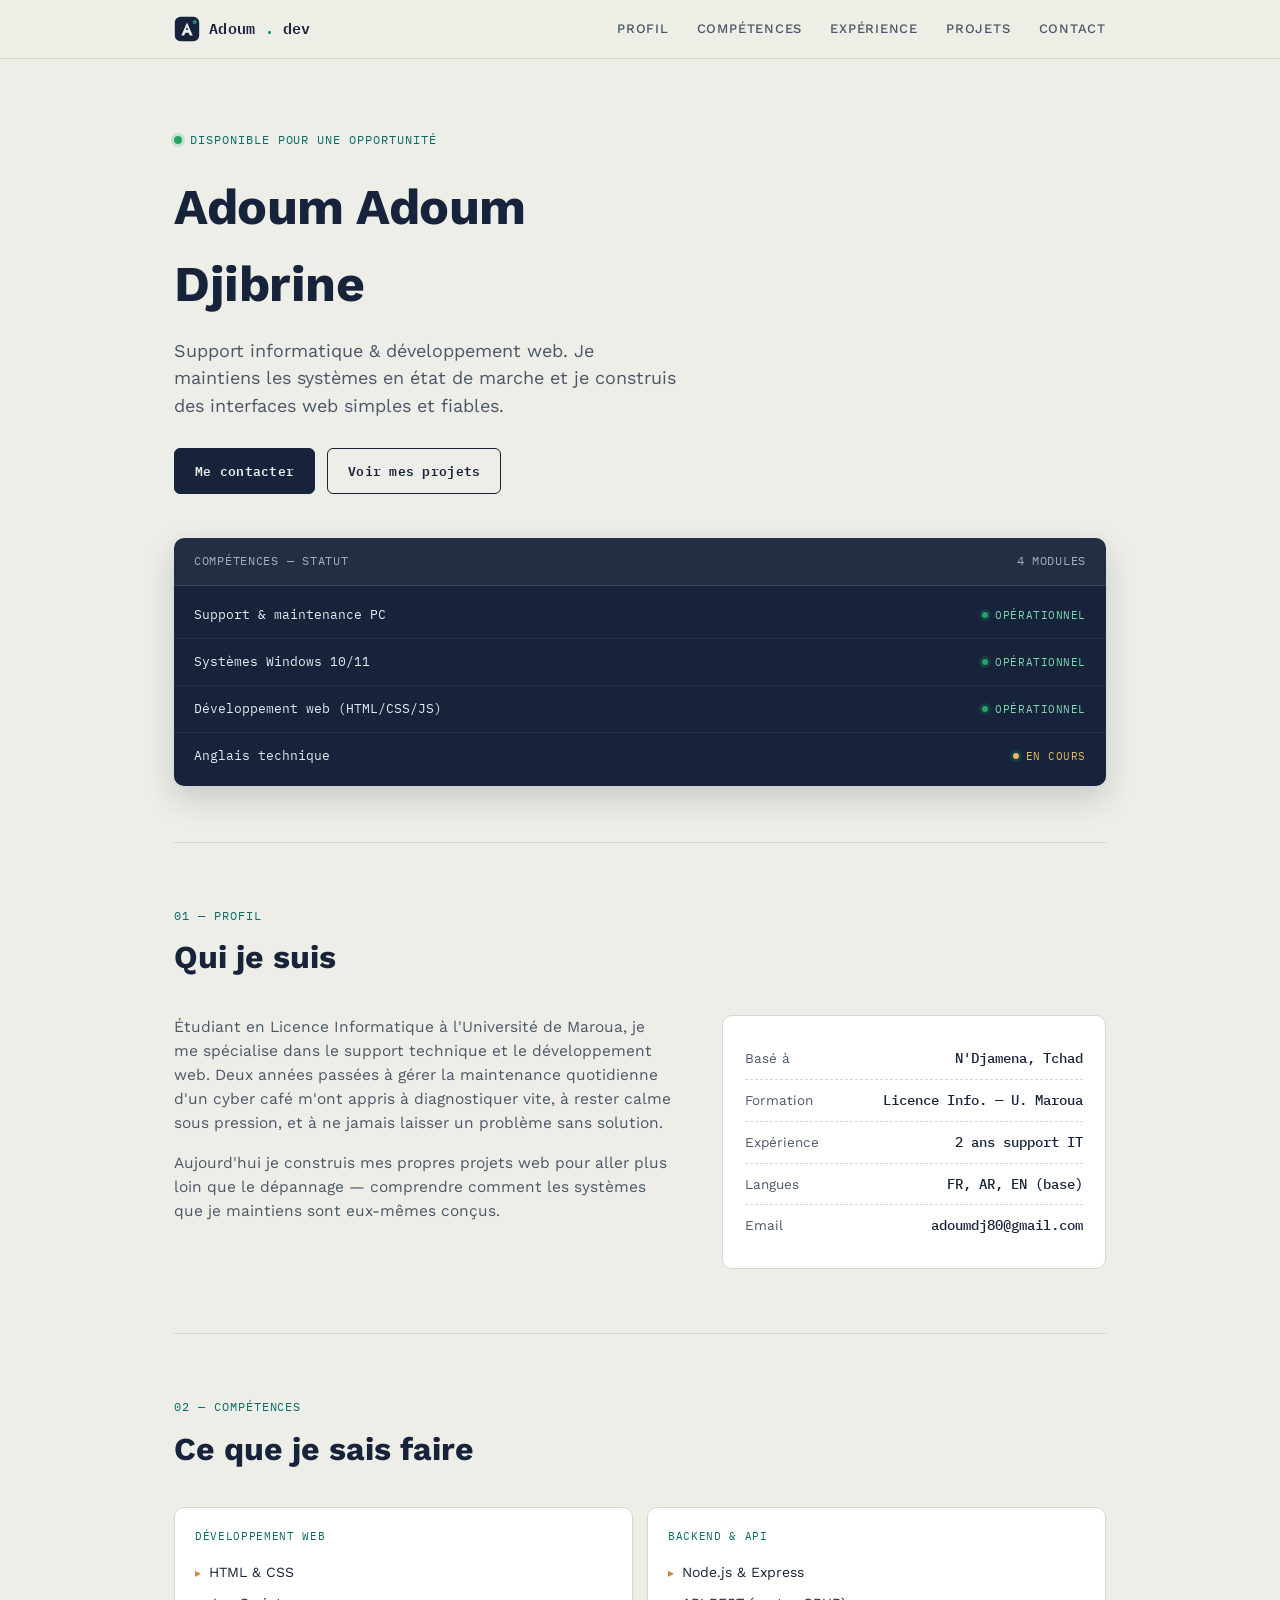
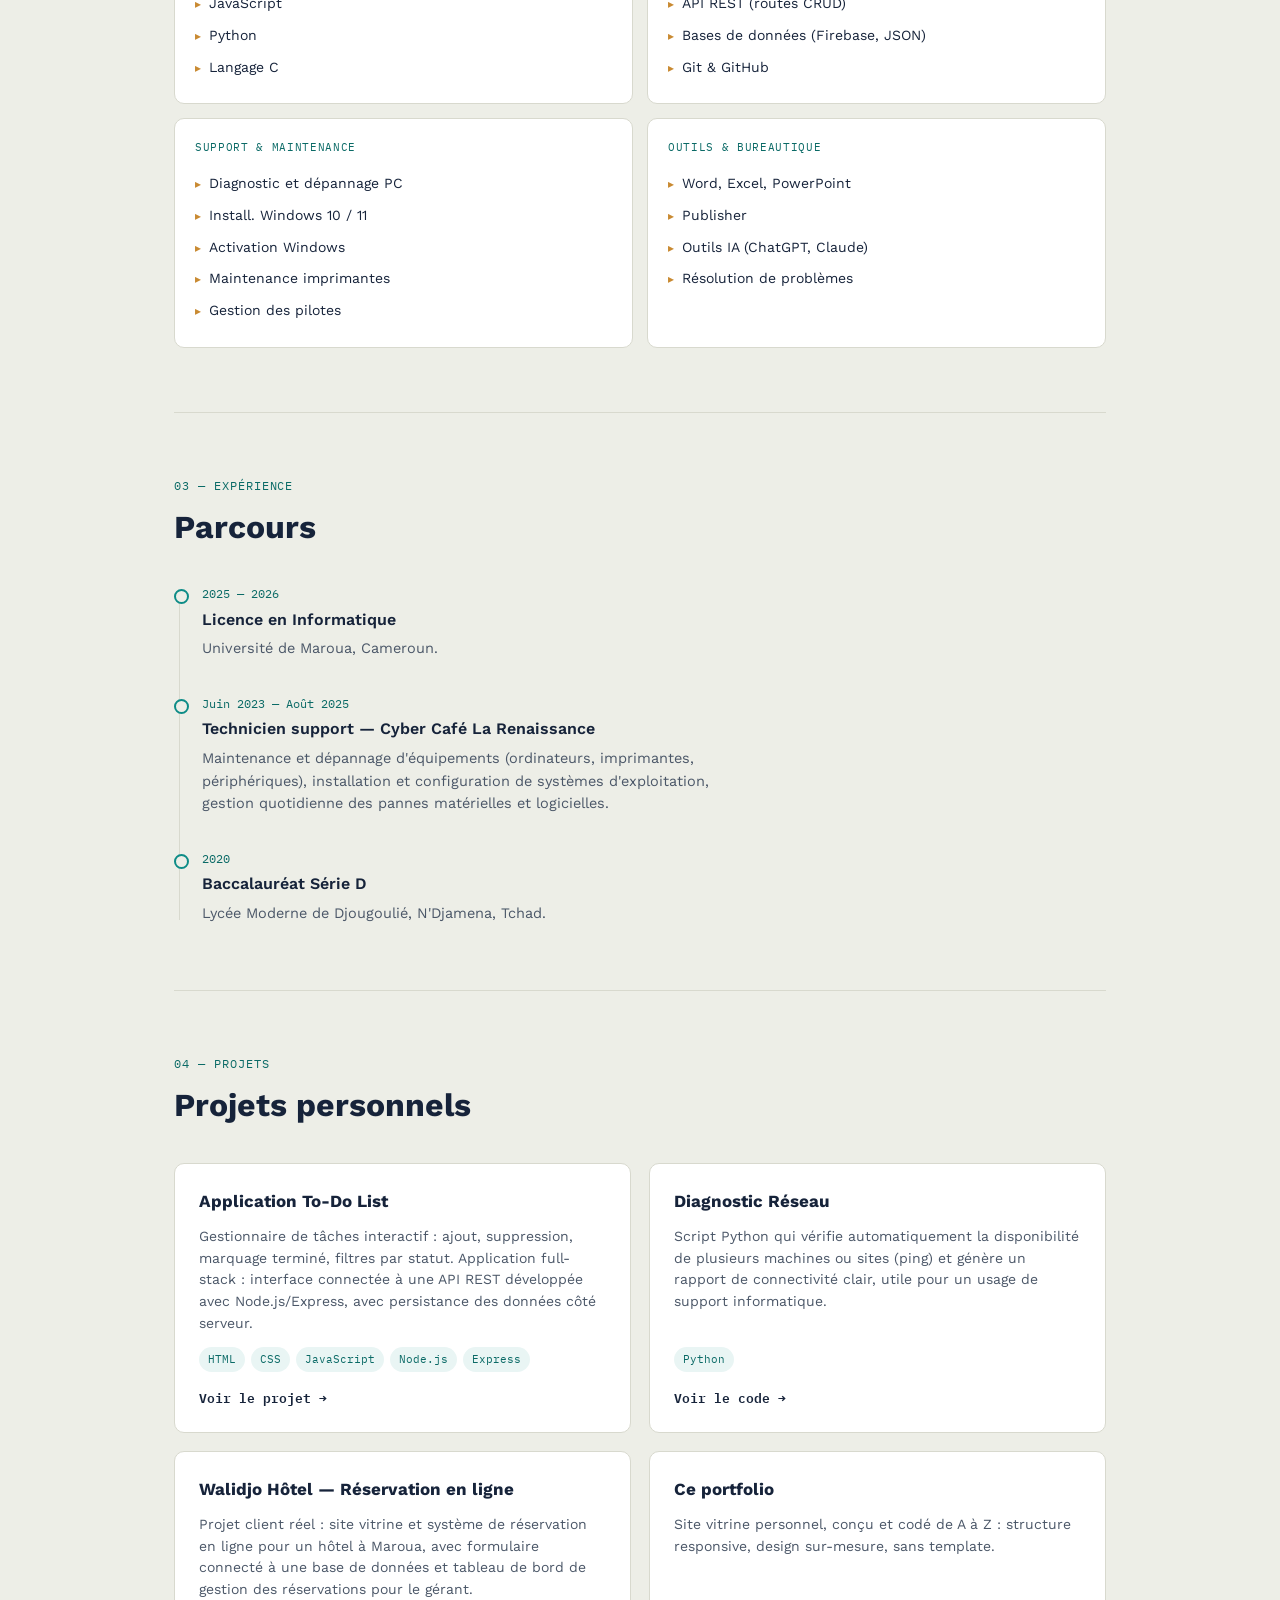
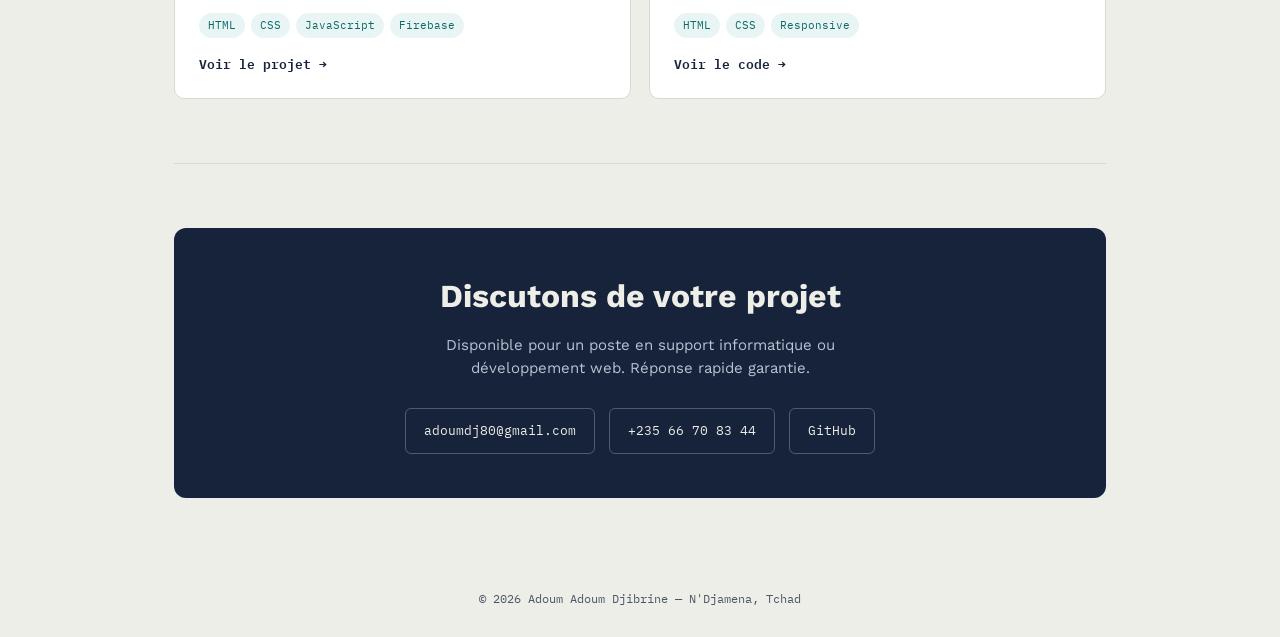
<file: index.html>
<!DOCTYPE html>
<html lang="fr">
<head>
<meta charset="UTF-8">
<meta name="viewport" content="width=device-width, initial-scale=1.0">
<title>Adoum Adoum Djibrine — Support & Développement Web</title>
<style>
  @import url('https://fonts.googleapis.com/css2?family=IBM+Plex+Mono:wght@400;500;600&family=Work+Sans:wght@400;500;600;700&display=swap');

  :root {
    --bg: #EDEEE7;
    --bg-panel: #FFFFFF;
    --ink: #16233A;
    --ink-soft: #4B5768;
    --line: #D8D9CE;
    --teal: #0E8C87;
    --teal-dark: #0A6A66;
    --ochre: #C98A32;
    --status-dot: #23A566;
  }

  * { box-sizing: border-box; margin: 0; padding: 0; }

  html { scroll-behavior: smooth; }

  body {
    background: var(--bg);
    color: var(--ink);
    font-family: 'Work Sans', sans-serif;
    line-height: 1.55;
  }

  .mono {
    font-family: 'IBM Plex Mono', monospace;
  }

  a { color: inherit; text-decoration: none; }

  .wrap {
    max-width: 980px;
    margin: 0 auto;
    padding: 0 24px;
  }

  /* ---------- NAV ---------- */
  header {
    position: sticky;
    top: 0;
    z-index: 20;
    background: rgba(237, 238, 231, 0.92);
    backdrop-filter: blur(6px);
    border-bottom: 1px solid var(--line);
  }

  nav {
    max-width: 980px;
    margin: 0 auto;
    padding: 16px 24px;
    display: flex;
    justify-content: space-between;
    align-items: center;
  }

  .logo {
    font-family: 'IBM Plex Mono', monospace;
    font-weight: 600;
    font-size: 15px;
    letter-spacing: 0.02em;
    display: flex;
    align-items: center;
    gap: 9px;
  }
  .logo span { color: var(--teal); }

  .logo-mark {
    width: 26px;
    height: 26px;
    flex-shrink: 0;
  }

  .nav-links {
    display: flex;
    gap: 28px;
    font-size: 13px;
    font-weight: 500;
    text-transform: uppercase;
    letter-spacing: 0.06em;
  }

  .nav-links a {
    color: var(--ink-soft);
    transition: color 0.2s;
  }
  .nav-links a:hover { color: var(--teal-dark); }

  .nav-toggle {
    display: none;
    flex-direction: column;
    gap: 4px;
    background: none;
    border: none;
    cursor: pointer;
    padding: 6px;
  }
  .nav-toggle span {
    width: 22px;
    height: 2px;
    background: var(--ink);
  }

  /* ---------- HERO ---------- */
  .hero {
    padding: 72px 0 56px;
    border-bottom: 1px solid var(--line);
  }

  .eyebrow {
    font-family: 'IBM Plex Mono', monospace;
    font-size: 12px;
    color: var(--teal-dark);
    letter-spacing: 0.08em;
    text-transform: uppercase;
    display: flex;
    align-items: center;
    gap: 8px;
    margin-bottom: 18px;
  }

  .dot {
    width: 8px;
    height: 8px;
    border-radius: 50%;
    background: var(--status-dot);
    box-shadow: 0 0 0 3px rgba(35,165,102,0.18);
  }

  .hero h1 {
    font-size: clamp(32px, 5vw, 50px);
    font-weight: 700;
    letter-spacing: -0.01em;
    max-width: 12ch;
    margin-bottom: 14px;
  }

  .hero .role {
    font-size: 18px;
    color: var(--ink-soft);
    max-width: 46ch;
    margin-bottom: 28px;
  }

  .hero-actions {
    display: flex;
    gap: 12px;
    flex-wrap: wrap;
    margin-bottom: 44px;
  }

  .btn {
    padding: 12px 20px;
    border-radius: 6px;
    font-size: 13px;
    font-weight: 600;
    font-family: 'IBM Plex Mono', monospace;
    letter-spacing: 0.02em;
    cursor: pointer;
    transition: all 0.2s;
    border: 1px solid var(--ink);
  }
  .btn-solid {
    background: var(--ink);
    color: var(--bg);
  }
  .btn-solid:hover { background: var(--teal-dark); border-color: var(--teal-dark); }
  .btn-outline {
    background: transparent;
    color: var(--ink);
  }
  .btn-outline:hover { background: var(--ink); color: var(--bg); }

  /* ---------- STATUS PANEL (signature element) ---------- */
  .status-panel {
    background: var(--ink);
    color: var(--bg);
    border-radius: 10px;
    overflow: hidden;
    box-shadow: 0 12px 30px rgba(22,35,58,0.18);
  }

  .status-header {
    display: flex;
    justify-content: space-between;
    align-items: center;
    padding: 14px 20px;
    background: rgba(255,255,255,0.05);
    border-bottom: 1px solid rgba(255,255,255,0.12);
    font-family: 'IBM Plex Mono', monospace;
    font-size: 12px;
    letter-spacing: 0.06em;
    text-transform: uppercase;
    color: #9FB0C4;
  }

  .status-list { padding: 6px 0; }

  .status-row {
    display: flex;
    justify-content: space-between;
    align-items: center;
    padding: 13px 20px;
    border-bottom: 1px solid rgba(255,255,255,0.06);
    font-family: 'IBM Plex Mono', monospace;
    font-size: 13px;
  }
  .status-row:last-child { border-bottom: none; }

  .status-row .svc { color: #E7ECF2; }
  .status-row .state {
    display: flex;
    align-items: center;
    gap: 7px;
    color: #7DD8AE;
    font-size: 11px;
    text-transform: uppercase;
    letter-spacing: 0.05em;
  }

  /* ---------- SECTION GENERIC ---------- */
  section { padding: 64px 0; border-bottom: 1px solid var(--line); }
  section:last-of-type { border-bottom: none; }

  .section-label {
    font-family: 'IBM Plex Mono', monospace;
    font-size: 12px;
    color: var(--teal-dark);
    text-transform: uppercase;
    letter-spacing: 0.08em;
    margin-bottom: 8px;
  }

  h2 {
    font-size: clamp(24px, 3.4vw, 32px);
    font-weight: 700;
    margin-bottom: 32px;
    max-width: 20ch;
  }

  /* ---------- ABOUT ---------- */
  .about-grid {
    display: grid;
    grid-template-columns: 1.3fr 1fr;
    gap: 48px;
    align-items: start;
  }

  .about-text p { color: var(--ink-soft); margin-bottom: 16px; font-size: 15.5px; }

  .fact-list {
    background: var(--bg-panel);
    border: 1px solid var(--line);
    border-radius: 10px;
    padding: 22px;
  }
  .fact {
    display: flex;
    justify-content: space-between;
    padding: 10px 0;
    border-bottom: 1px dashed var(--line);
    font-size: 13.5px;
  }
  .fact:last-child { border-bottom: none; }
  .fact .k { color: var(--ink-soft); }
  .fact .v { font-family: 'IBM Plex Mono', monospace; font-weight: 500; text-align: right; }

  /* ---------- SKILLS ---------- */
  .skills-grid {
    display: grid;
    grid-template-columns: repeat(2, 1fr);
    gap: 14px;
  }

  .skill-card {
    background: var(--bg-panel);
    border: 1px solid var(--line);
    border-radius: 10px;
    padding: 20px;
  }

  .skill-card .cat {
    font-family: 'IBM Plex Mono', monospace;
    font-size: 11px;
    text-transform: uppercase;
    letter-spacing: 0.06em;
    color: var(--teal-dark);
    margin-bottom: 12px;
  }

  .skill-card ul { list-style: none; }
  .skill-card li {
    font-size: 14px;
    padding: 5px 0;
    color: var(--ink);
    display: flex;
    align-items: baseline;
    gap: 8px;
  }
  .skill-card li::before {
    content: "▸";
    color: var(--ochre);
    font-size: 12px;
  }

  /* ---------- EXPERIENCE TIMELINE ---------- */
  .timeline { position: relative; padding-left: 28px; }
  .timeline::before {
    content: "";
    position: absolute;
    left: 5px;
    top: 6px;
    bottom: 6px;
    width: 1px;
    background: var(--line);
  }

  .t-item { position: relative; padding-bottom: 34px; }
  .t-item:last-child { padding-bottom: 0; }

  .t-item::before {
    content: "";
    position: absolute;
    left: -28px;
    top: 4px;
    width: 11px;
    height: 11px;
    border-radius: 50%;
    background: var(--bg);
    border: 2px solid var(--teal);
  }

  .t-date {
    font-family: 'IBM Plex Mono', monospace;
    font-size: 12px;
    color: var(--teal-dark);
    margin-bottom: 4px;
  }
  .t-title { font-weight: 600; font-size: 16px; margin-bottom: 6px; }
  .t-desc { color: var(--ink-soft); font-size: 14.5px; max-width: 60ch; }

  /* ---------- PROJECTS ---------- */
  .projects-grid {
    display: grid;
    grid-template-columns: repeat(2, 1fr);
    gap: 18px;
  }

  .project-card {
    background: var(--bg-panel);
    border: 1px solid var(--line);
    border-radius: 10px;
    padding: 24px;
    display: flex;
    flex-direction: column;
    gap: 12px;
  }

  .project-card .ptitle { font-size: 17px; font-weight: 700; }
  .project-card .pdesc { color: var(--ink-soft); font-size: 14px; flex: 1; }

  .tag-row { display: flex; flex-wrap: wrap; gap: 6px; }
  .tag {
    font-family: 'IBM Plex Mono', monospace;
    font-size: 11px;
    padding: 4px 9px;
    border-radius: 20px;
    background: rgba(14,140,135,0.09);
    color: var(--teal-dark);
  }

  .project-link {
    font-family: 'IBM Plex Mono', monospace;
    font-size: 13px;
    font-weight: 600;
    color: var(--ink);
    display: inline-flex;
    align-items: center;
    gap: 6px;
    margin-top: 4px;
  }
  .project-link:hover { color: var(--teal-dark); }

  /* ---------- CONTACT ---------- */
  .contact-panel {
    background: var(--ink);
    color: var(--bg);
    border-radius: 12px;
    padding: 44px;
    text-align: center;
  }
  .contact-panel h2 { color: var(--bg); margin: 0 auto 12px; }
  .contact-panel p { color: #B9C4D2; max-width: 44ch; margin: 0 auto 28px; font-size: 15px; }

  .contact-links {
    display: flex;
    justify-content: center;
    gap: 14px;
    flex-wrap: wrap;
  }
  .contact-links a {
    font-family: 'IBM Plex Mono', monospace;
    font-size: 13px;
    padding: 12px 18px;
    border: 1px solid rgba(255,255,255,0.25);
    border-radius: 6px;
    transition: all 0.2s;
  }
  .contact-links a:hover {
    background: var(--bg);
    color: var(--ink);
    border-color: var(--bg);
  }

  footer {
    text-align: center;
    padding: 28px 0;
    font-family: 'IBM Plex Mono', monospace;
    font-size: 12px;
    color: var(--ink-soft);
  }

  /* ---------- RESPONSIVE ---------- */
  @media (max-width: 760px) {
    .nav-links { display: none; }
    .nav-toggle { display: flex; }
    .about-grid { grid-template-columns: 1fr; }
    .skills-grid { grid-template-columns: 1fr 1fr; }
    .projects-grid { grid-template-columns: 1fr; }
    .contact-panel { padding: 32px 20px; }
  }

  @media (max-width: 480px) {
    .skills-grid { grid-template-columns: 1fr; }
    .hero { padding: 48px 0 40px; }
    section { padding: 48px 0; }
  }

  @media (prefers-reduced-motion: reduce) {
    html { scroll-behavior: auto; }
  }

  :focus-visible {
    outline: 2px solid var(--teal);
    outline-offset: 2px;
  }
</style>
</head>
<body>

<header>
  <nav>
    <div class="logo">
      <svg class="logo-mark" viewBox="0 0 32 32" xmlns="http://www.w3.org/2000/svg">
        <rect x="1" y="1" width="30" height="30" rx="7" fill="#16233A"/>
        <path d="M16 8 L23 24 H19.5 L18 20.5 H14 L12.5 24 H9 L16 8 Z M16 13.5 L14.6 17.3 H17.4 L16 13.5 Z" fill="#EDEEE7"/>
        <circle cx="25.5" cy="7.5" r="2.6" fill="#0E8C87"/>
      </svg>
      Adoum<span>.</span>dev
    </div>
    <div class="nav-links">
      <a href="#about">Profil</a>
      <a href="#skills">Compétences</a>
      <a href="#experience">Expérience</a>
      <a href="#projects">Projets</a>
      <a href="#contact">Contact</a>
    </div>
    <button class="nav-toggle" id="navToggle" aria-label="Menu">
      <span></span><span></span><span></span>
    </button>
  </nav>
</header>

<div class="wrap">

  <section class="hero" id="top">
    <div class="eyebrow"><span class="dot"></span> Disponible pour une opportunité</div>
    <h1>Adoum Adoum Djibrine</h1>
    <p class="role">Support informatique &amp; développement web. Je maintiens les systèmes en état de marche et je construis des interfaces web simples et fiables.</p>
    <div class="hero-actions">
      <a href="#contact" class="btn btn-solid">Me contacter</a>
      <a href="#projects" class="btn btn-outline">Voir mes projets</a>
    </div>

    <div class="status-panel">
      <div class="status-header">
        <span>compétences — statut</span>
        <span>4 modules</span>
      </div>
      <div class="status-list">
        <div class="status-row">
          <span class="svc">Support &amp; maintenance PC</span>
          <span class="state"><span class="dot" style="width:6px;height:6px;"></span>opérationnel</span>
        </div>
        <div class="status-row">
          <span class="svc">Systèmes Windows 10/11</span>
          <span class="state"><span class="dot" style="width:6px;height:6px;"></span>opérationnel</span>
        </div>
        <div class="status-row">
          <span class="svc">Développement web (HTML/CSS/JS)</span>
          <span class="state"><span class="dot" style="width:6px;height:6px;"></span>opérationnel</span>
        </div>
        <div class="status-row">
          <span class="svc">Anglais technique</span>
          <span class="state" style="color:#E3B860;"><span class="dot" style="width:6px;height:6px;background:#E3B860;"></span>en cours</span>
        </div>
      </div>
    </div>
  </section>

  <section id="about">
    <div class="section-label">01 — Profil</div>
    <h2>Qui je suis</h2>
    <div class="about-grid">
      <div class="about-text">
        <p>Étudiant en Licence Informatique à l'Université de Maroua, je me spécialise dans le support technique et le développement web. Deux années passées à gérer la maintenance quotidienne d'un cyber café m'ont appris à diagnostiquer vite, à rester calme sous pression, et à ne jamais laisser un problème sans solution.</p>
        <p>Aujourd'hui je construis mes propres projets web pour aller plus loin que le dépannage — comprendre comment les systèmes que je maintiens sont eux-mêmes conçus.</p>
      </div>
      <div class="fact-list">
        <div class="fact"><span class="k">Basé à</span><span class="v">N'Djamena, Tchad</span></div>
        <div class="fact"><span class="k">Formation</span><span class="v">Licence Info. — U. Maroua</span></div>
        <div class="fact"><span class="k">Expérience</span><span class="v">2 ans support IT</span></div>
        <div class="fact"><span class="k">Langues</span><span class="v">FR, AR, EN (base)</span></div>
        <div class="fact"><span class="k">Email</span><span class="v">adoumdj80@gmail.com</span></div>
      </div>
    </div>
  </section>

  <section id="skills">
    <div class="section-label">02 — Compétences</div>
    <h2>Ce que je sais faire</h2>
    <div class="skills-grid">
      <div class="skill-card">
        <div class="cat">Développement Web</div>
        <ul>
          <li>HTML &amp; CSS</li>
          <li>JavaScript</li>
          <li>Python</li>
          <li>Langage C</li>
        </ul>
      </div>
      <div class="skill-card">
        <div class="cat">Backend &amp; API</div>
        <ul>
          <li>Node.js &amp; Express</li>
          <li>API REST (routes CRUD)</li>
          <li>Bases de données (Firebase, JSON)</li>
          <li>Git &amp; GitHub</li>
        </ul>
      </div>
      <div class="skill-card">
        <div class="cat">Support &amp; Maintenance</div>
        <ul>
          <li>Diagnostic et dépannage PC</li>
          <li>Install. Windows 10 / 11</li>
          <li>Activation Windows</li>
          <li>Maintenance imprimantes</li>
          <li>Gestion des pilotes</li>
        </ul>
      </div>
      <div class="skill-card">
        <div class="cat">Outils &amp; Bureautique</div>
        <ul>
          <li>Word, Excel, PowerPoint</li>
          <li>Publisher</li>
          <li>Outils IA (ChatGPT, Claude)</li>
          <li>Résolution de problèmes</li>
        </ul>
      </div>
    </div>
  </section>

  <section id="experience">
    <div class="section-label">03 — Expérience</div>
    <h2>Parcours</h2>
    <div class="timeline">
      <div class="t-item">
        <div class="t-date">2025 — 2026</div>
        <div class="t-title">Licence en Informatique</div>
        <div class="t-desc">Université de Maroua, Cameroun.</div>
      </div>
      <div class="t-item">
        <div class="t-date">Juin 2023 — Août 2025</div>
        <div class="t-title">Technicien support — Cyber Café La Renaissance</div>
        <div class="t-desc">Maintenance et dépannage d'équipements (ordinateurs, imprimantes, périphériques), installation et configuration de systèmes d'exploitation, gestion quotidienne des pannes matérielles et logicielles.</div>
      </div>
      <div class="t-item">
        <div class="t-date">2020</div>
        <div class="t-title">Baccalauréat Série D</div>
        <div class="t-desc">Lycée Moderne de Djougoulié, N'Djamena, Tchad.</div>
      </div>
    </div>
  </section>

  <section id="projects">
    <div class="section-label">04 — Projets</div>
    <h2>Projets personnels</h2>
    <div class="projects-grid">
      <div class="project-card">
        <div class="ptitle">Application To-Do List</div>
        <div class="pdesc">Gestionnaire de tâches interactif : ajout, suppression, marquage terminé, filtres par statut. Application full-stack : interface connectée à une API REST développée avec Node.js/Express, avec persistance des données côté serveur.</div>
        <div class="tag-row">
          <span class="tag">HTML</span>
          <span class="tag">CSS</span>
          <span class="tag">JavaScript</span>
          <span class="tag">Node.js</span>
          <span class="tag">Express</span>
        </div>
        <a href="https://portfolio-two-bice-36.vercel.app/to_do_list/index.html" class="project-link" target="_blank">Voir le projet →</a>
      </div>
      <div class="project-card">
        <div class="ptitle">Diagnostic Réseau</div>
        <div class="pdesc">Script Python qui vérifie automatiquement la disponibilité de plusieurs machines ou sites (ping) et génère un rapport de connectivité clair, utile pour un usage de support informatique.</div>
        <div class="tag-row">
          <span class="tag">Python</span>
        </div>
        <a href="https://github.com/Add-235/diagnostic-reseau" class="project-link" target="_blank">Voir le code →</a>
      </div>
      <div class="project-card">
        <div class="ptitle">Walidjo Hôtel — Réservation en ligne</div>
        <div class="pdesc">Projet client réel : site vitrine et système de réservation en ligne pour un hôtel à Maroua, avec formulaire connecté à une base de données et tableau de bord de gestion des réservations pour le gérant.</div>
        <div class="tag-row">
          <span class="tag">HTML</span>
          <span class="tag">CSS</span>
          <span class="tag">JavaScript</span>
          <span class="tag">Firebase</span>
        </div>
        <a href="https://walidjo-hotel-66wi.vercel.app/" class="project-link" target="_blank">Voir le projet →</a>
      </div>
      <div class="project-card">
        <div class="ptitle">Ce portfolio</div>
        <div class="pdesc">Site vitrine personnel, conçu et codé de A à Z : structure responsive, design sur-mesure, sans template.</div>
        <div class="tag-row">
          <span class="tag">HTML</span>
          <span class="tag">CSS</span>
          <span class="tag">Responsive</span>
        </div>
        <a href="https://github.com/Add-235/portfolio-" class="project-link" target="_blank">Voir le code →</a>
      </div>
    </div>
  </section>

  <section id="contact">
    <div class="contact-panel">
      <h2>Discutons de votre projet</h2>
      <p>Disponible pour un poste en support informatique ou développement web. Réponse rapide garantie.</p>
      <div class="contact-links">
        <a href="mailto:adoumdj80@gmail.com">adoumdj80@gmail.com</a>
        <a href="tel:+235667083 44">+235 66 70 83 44</a>
        <a href="#">GitHub</a>
      </div>
    </div>
  </section>

</div>

<footer>© 2026 Adoum Adoum Djibrine — N'Djamena, Tchad</footer>

<script>
  // Menu mobile simple
  const navToggle = document.getElementById('navToggle');
  const navLinks = document.querySelector('.nav-links');

  navToggle.addEventListener('click', () => {
    const isOpen = navLinks.style.display === 'flex';
    if (isOpen) {
      navLinks.style.display = 'none';
    } else {
      navLinks.style.display = 'flex';
      navLinks.style.position = 'absolute';
      navLinks.style.top = '58px';
      navLinks.style.right = '24px';
      navLinks.style.flexDirection = 'column';
      navLinks.style.background = '#FFFFFF';
      navLinks.style.border = '1px solid #D8D9CE';
      navLinks.style.borderRadius = '8px';
      navLinks.style.padding = '14px 20px';
      navLinks.style.gap = '14px';
    }
  });

  // Ferme le menu mobile après un clic sur un lien
  document.querySelectorAll('.nav-links a').forEach(link => {
    link.addEventListener('click', () => {
      if (window.innerWidth <= 760) navLinks.style.display = 'none';
    });
  });
</script>

</body>
</html>
</file>
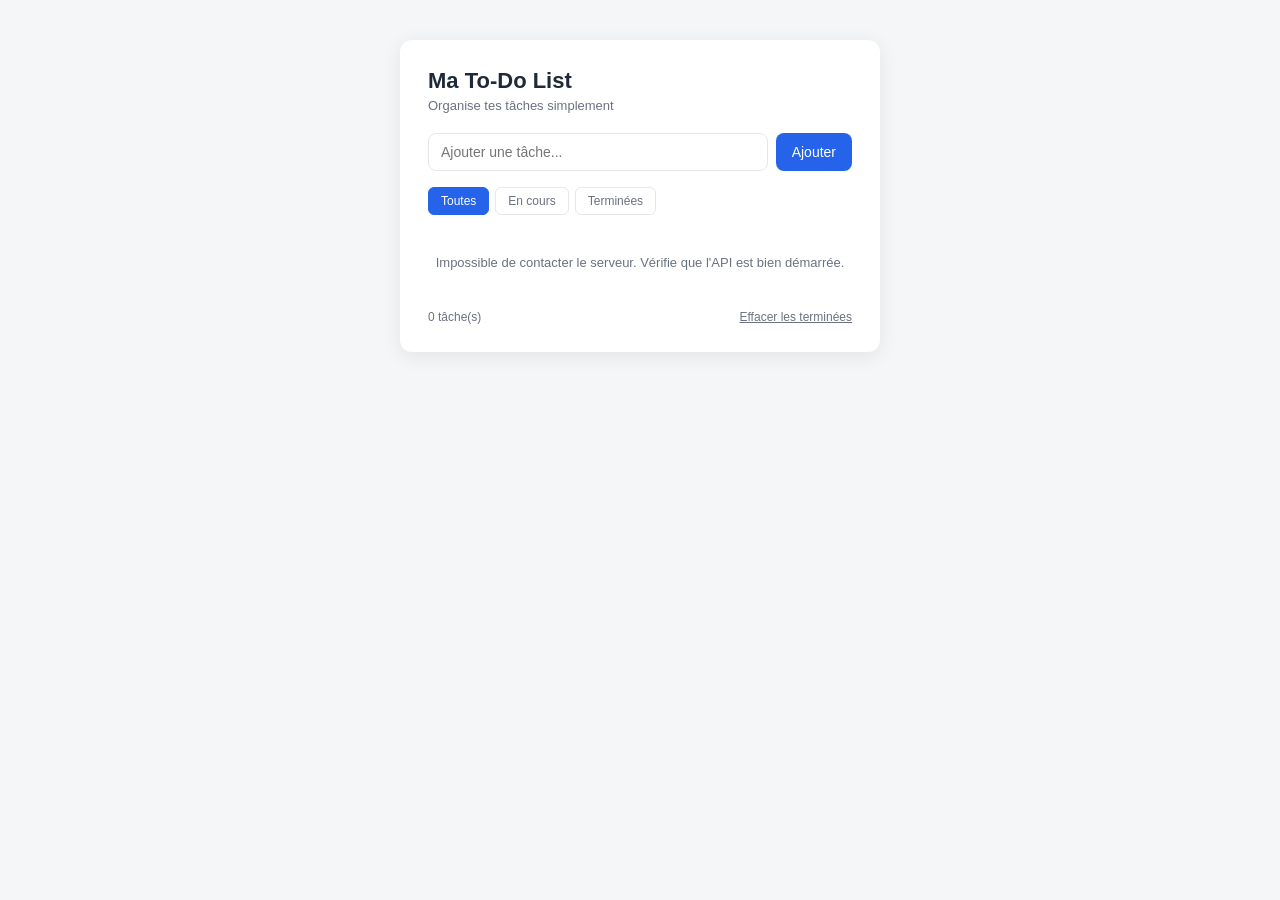
<file: to_do_list/index.html>
<!DOCTYPE html>
<html lang="fr">
<head>
<meta charset="UTF-8">
<meta name="viewport" content="width=device-width, initial-scale=1.0">
<title>Ma To-Do List</title>
<style>
  :root {
    --bg: #f4f6f8;
    --card: #ffffff;
    --primary: #2563eb;
    --primary-dark: #1d4ed8;
    --text: #1f2937;
    --muted: #6b7280;
    --done: #9ca3af;
    --danger: #ef4444;
    --border: #e5e7eb;
  }

  * { box-sizing: border-box; margin: 0; padding: 0; }

  body {
    font-family: 'Segoe UI', Arial, sans-serif;
    background: var(--bg);
    min-height: 100vh;
    display: flex;
    justify-content: center;
    align-items: flex-start;
    padding: 40px 16px;
  }

  .app {
    background: var(--card);
    width: 100%;
    max-width: 480px;
    border-radius: 12px;
    box-shadow: 0 4px 20px rgba(0,0,0,0.08);
    padding: 28px;
  }

  h1 {
    font-size: 22px;
    color: var(--text);
    margin-bottom: 4px;
  }

  .subtitle {
    font-size: 13px;
    color: var(--muted);
    margin-bottom: 20px;
  }

  .input-row {
    display: flex;
    gap: 8px;
    margin-bottom: 16px;
  }

  #taskInput {
    flex: 1;
    padding: 10px 12px;
    border: 1px solid var(--border);
    border-radius: 8px;
    font-size: 14px;
    outline: none;
  }

  #taskInput:focus {
    border-color: var(--primary);
  }

  #addBtn {
    background: var(--primary);
    color: white;
    border: none;
    padding: 10px 16px;
    border-radius: 8px;
    font-size: 14px;
    cursor: pointer;
    transition: background 0.2s;
  }

  #addBtn:hover { background: var(--primary-dark); }

  .filters {
    display: flex;
    gap: 6px;
    margin-bottom: 16px;
  }

  .filter-btn {
    background: none;
    border: 1px solid var(--border);
    padding: 6px 12px;
    border-radius: 6px;
    font-size: 12px;
    cursor: pointer;
    color: var(--muted);
  }

  .filter-btn.active {
    background: var(--primary);
    color: white;
    border-color: var(--primary);
  }

  ul#taskList {
    list-style: none;
  }

  li.task {
    display: flex;
    align-items: center;
    gap: 10px;
    padding: 10px 4px;
    border-bottom: 1px solid var(--border);
  }

  li.task .task-text {
    flex: 1;
    font-size: 14px;
    color: var(--text);
    word-break: break-word;
  }

  li.task.completed .task-text {
    text-decoration: line-through;
    color: var(--done);
  }

  li.task input[type="checkbox"] {
    width: 18px;
    height: 18px;
    cursor: pointer;
    accent-color: var(--primary);
  }

  .delete-btn {
    background: none;
    border: none;
    color: var(--danger);
    font-size: 16px;
    cursor: pointer;
    line-height: 1;
    padding: 4px;
  }

  .empty-msg {
    text-align: center;
    color: var(--muted);
    font-size: 13px;
    padding: 24px 0;
  }

  .footer {
    display: flex;
    justify-content: space-between;
    align-items: center;
    margin-top: 16px;
    font-size: 12px;
    color: var(--muted);
  }

  #clearCompleted {
    background: none;
    border: none;
    color: var(--muted);
    text-decoration: underline;
    cursor: pointer;
    font-size: 12px;
  }
</style>
</head>
<body>

<div class="app">
  <h1>Ma To-Do List</h1>
  <p class="subtitle">Organise tes tâches simplement</p>

  <div class="input-row">
    <input type="text" id="taskInput" placeholder="Ajouter une tâche..." maxlength="100">
    <button id="addBtn">Ajouter</button>
  </div>

  <div class="filters">
    <button class="filter-btn active" data-filter="all">Toutes</button>
    <button class="filter-btn" data-filter="active">En cours</button>
    <button class="filter-btn" data-filter="completed">Terminées</button>
  </div>

  <ul id="taskList"></ul>

  <div class="footer">
    <span id="taskCount">0 tâche(s)</span>
    <button id="clearCompleted">Effacer les terminées</button>
  </div>
</div>

<script>
  // ---------------------------------------------------------
  // CONNEXION À L'API
  // ---------------------------------------------------------
  const API_URL = "https://todo-api-q8ta.onrender.com";

  // ---- État de l'application ----
  let tasks = [];
  let currentFilter = 'all';

  // ---- Éléments du DOM ----
  const taskInput = document.getElementById('taskInput');
  const addBtn = document.getElementById('addBtn');
  const taskList = document.getElementById('taskList');
  const taskCount = document.getElementById('taskCount');
  const clearCompletedBtn = document.getElementById('clearCompleted');
  const filterBtns = document.querySelectorAll('.filter-btn');

  // ---- Charger les tâches depuis l'API au démarrage ----
  async function loadTasks() {
    try {
      const res = await fetch(`${API_URL}/tasks`);
      tasks = await res.json();
      render();
    } catch (err) {
      console.error("Erreur de chargement :", err);
      taskList.innerHTML = '<p class="empty-msg">Impossible de contacter le serveur. Vérifie que l\'API est bien démarrée.</p>';
    }
  }

  // ---- Ajouter une tâche (POST vers l'API) ----
  async function addTask() {
    const text = taskInput.value.trim();
    if (text === '') return;

    try {
      const res = await fetch(`${API_URL}/tasks`, {
        method: 'POST',
        headers: { 'Content-Type': 'application/json' },
        body: JSON.stringify({ text })
      });
      const newTask = await res.json();
      tasks.unshift(newTask);
      taskInput.value = '';
      render();
    } catch (err) {
      console.error("Erreur d'ajout :", err);
    }
  }

  // ---- Basculer l'état terminé/non terminé (PUT vers l'API) ----
  async function toggleTask(id) {
    const task = tasks.find(t => t.id === id);
    if (!task) return;

    try {
      const res = await fetch(`${API_URL}/tasks/${id}`, {
        method: 'PUT',
        headers: { 'Content-Type': 'application/json' },
        body: JSON.stringify({ completed: !task.completed })
      });
      const updated = await res.json();
      tasks = tasks.map(t => t.id === id ? updated : t);
      render();
    } catch (err) {
      console.error("Erreur de mise à jour :", err);
    }
  }

  // ---- Supprimer une tâche (DELETE vers l'API) ----
  async function deleteTask(id) {
    try {
      await fetch(`${API_URL}/tasks/${id}`, { method: 'DELETE' });
      tasks = tasks.filter(task => task.id !== id);
      render();
    } catch (err) {
      console.error("Erreur de suppression :", err);
    }
  }

  // ---- Effacer les tâches terminées (plusieurs appels DELETE) ----
  async function clearCompleted() {
    const completedTasks = tasks.filter(t => t.completed);
    try {
      await Promise.all(
        completedTasks.map(t => fetch(`${API_URL}/tasks/${t.id}`, { method: 'DELETE' }))
      );
      tasks = tasks.filter(t => !t.completed);
      render();
    } catch (err) {
      console.error("Erreur lors du nettoyage :", err);
    }
  }

  // ---- Filtrer les tâches selon le filtre actif ----
  function getFilteredTasks() {
    if (currentFilter === 'active') return tasks.filter(t => !t.completed);
    if (currentFilter === 'completed') return tasks.filter(t => t.completed);
    return tasks;
  }

  // ---- Afficher les tâches à l'écran ----
  function render() {
    const filtered = getFilteredTasks();
    taskList.innerHTML = '';

    if (filtered.length === 0) {
      taskList.innerHTML = '<p class="empty-msg">Aucune tâche à afficher</p>';
    } else {
      filtered.forEach(task => {
        const li = document.createElement('li');
        li.className = 'task' + (task.completed ? ' completed' : '');

        li.innerHTML = `
          <input type="checkbox" ${task.completed ? 'checked' : ''}>
          <span class="task-text"></span>
          <button class="delete-btn">✕</button>
        `;

        li.querySelector('.task-text').textContent = task.text;
        li.querySelector('input').addEventListener('change', () => toggleTask(task.id));
        li.querySelector('.delete-btn').addEventListener('click', () => deleteTask(task.id));

        taskList.appendChild(li);
      });
    }

    const remaining = tasks.filter(t => !t.completed).length;
    taskCount.textContent = `${remaining} tâche(s) restante(s)`;
  }

  // ---- Événements ----
  addBtn.addEventListener('click', addTask);
  taskInput.addEventListener('keypress', (e) => {
    if (e.key === 'Enter') addTask();
  });
  clearCompletedBtn.addEventListener('click', clearCompleted);

  filterBtns.forEach(btn => {
    btn.addEventListener('click', () => {
      filterBtns.forEach(b => b.classList.remove('active'));
      btn.classList.add('active');
      currentFilter = btn.dataset.filter;
      render();
    });
  });

  // ---- Chargement initial depuis l'API ----
  loadTasks();
</script>

</body>
</html>
</file>
